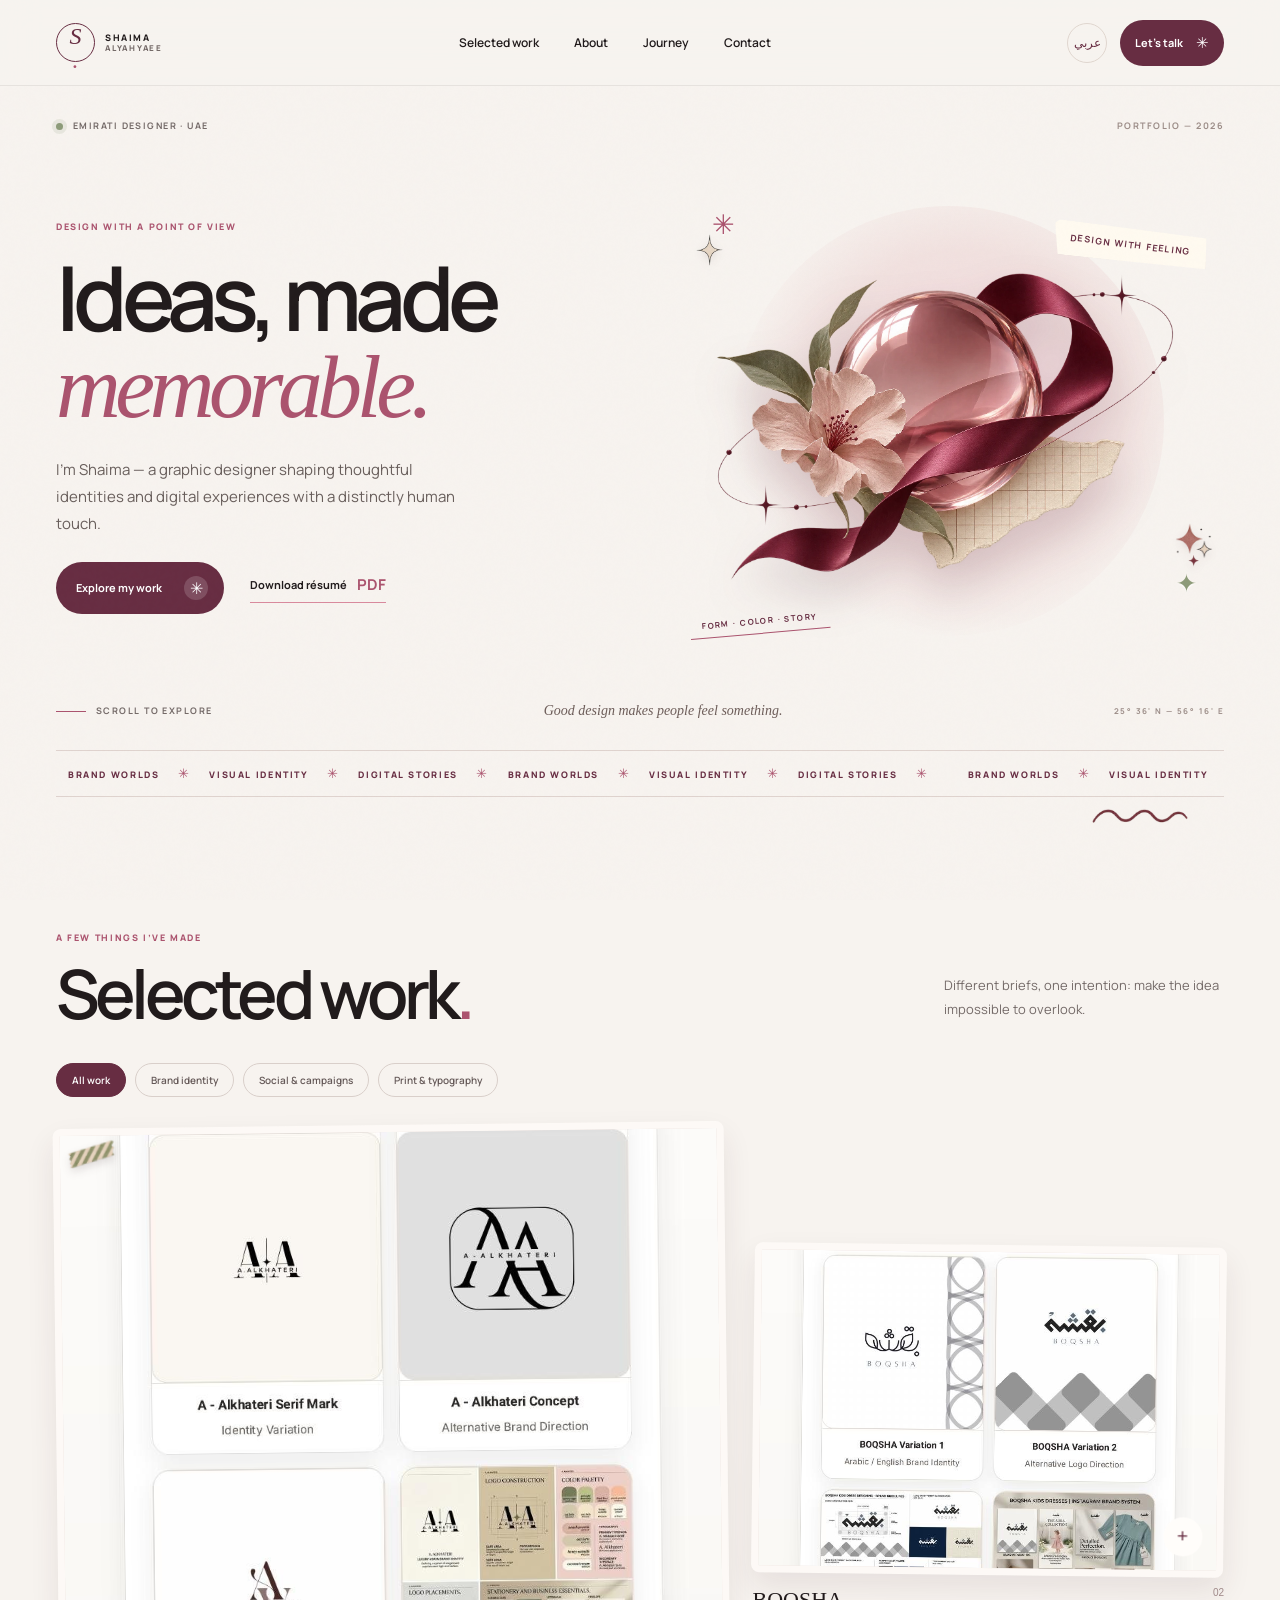
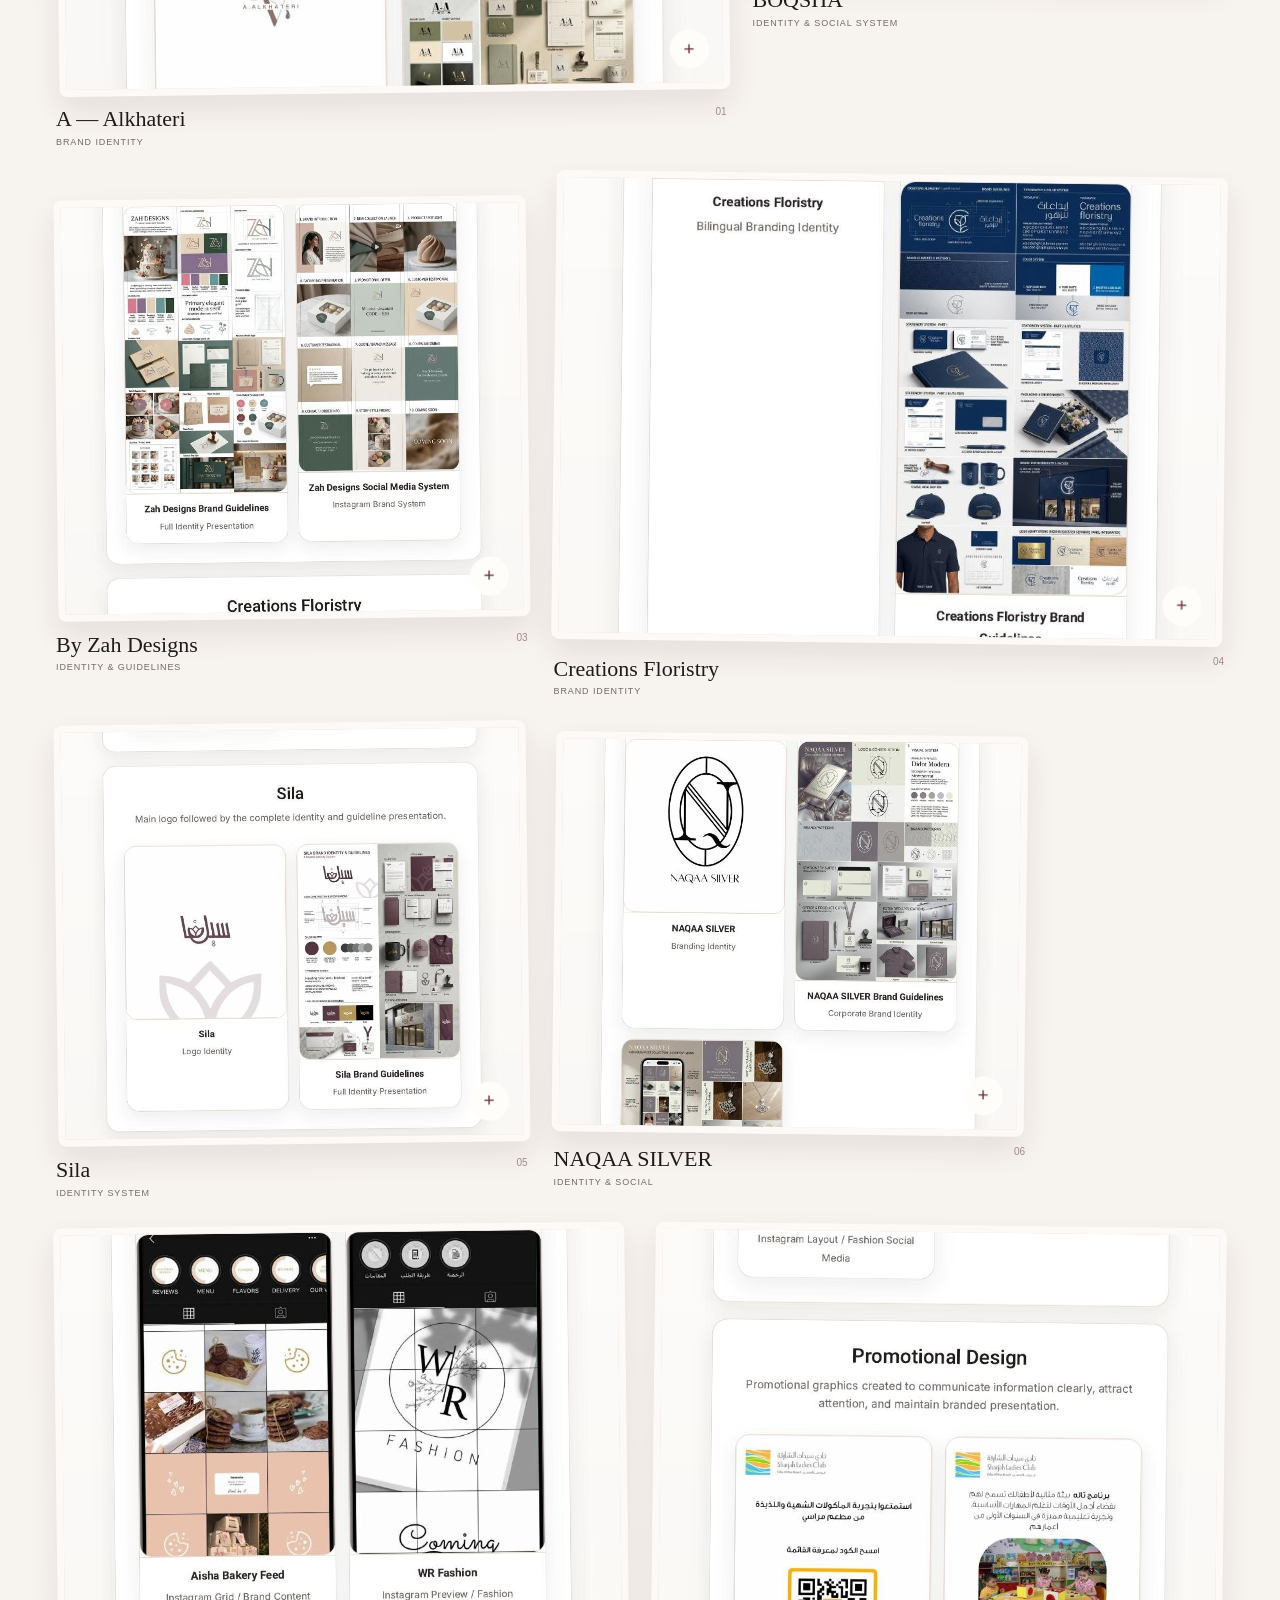
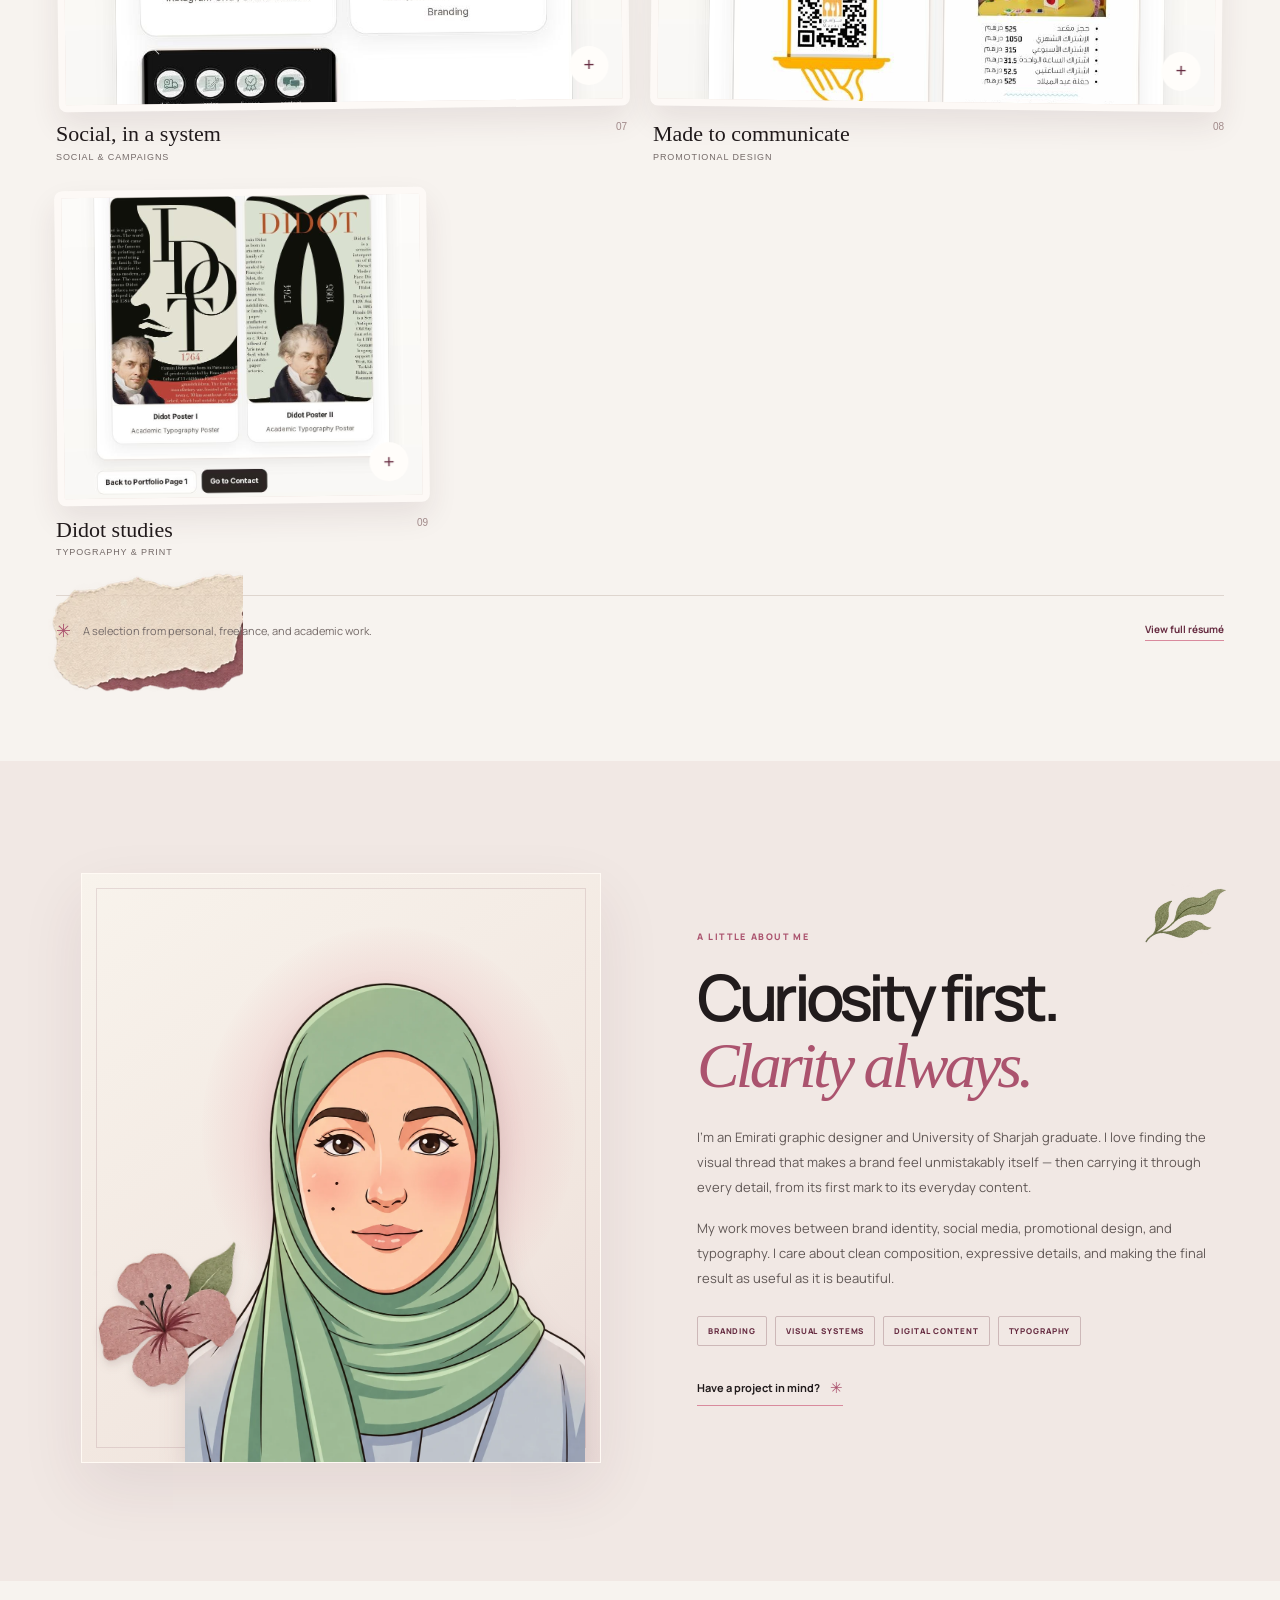
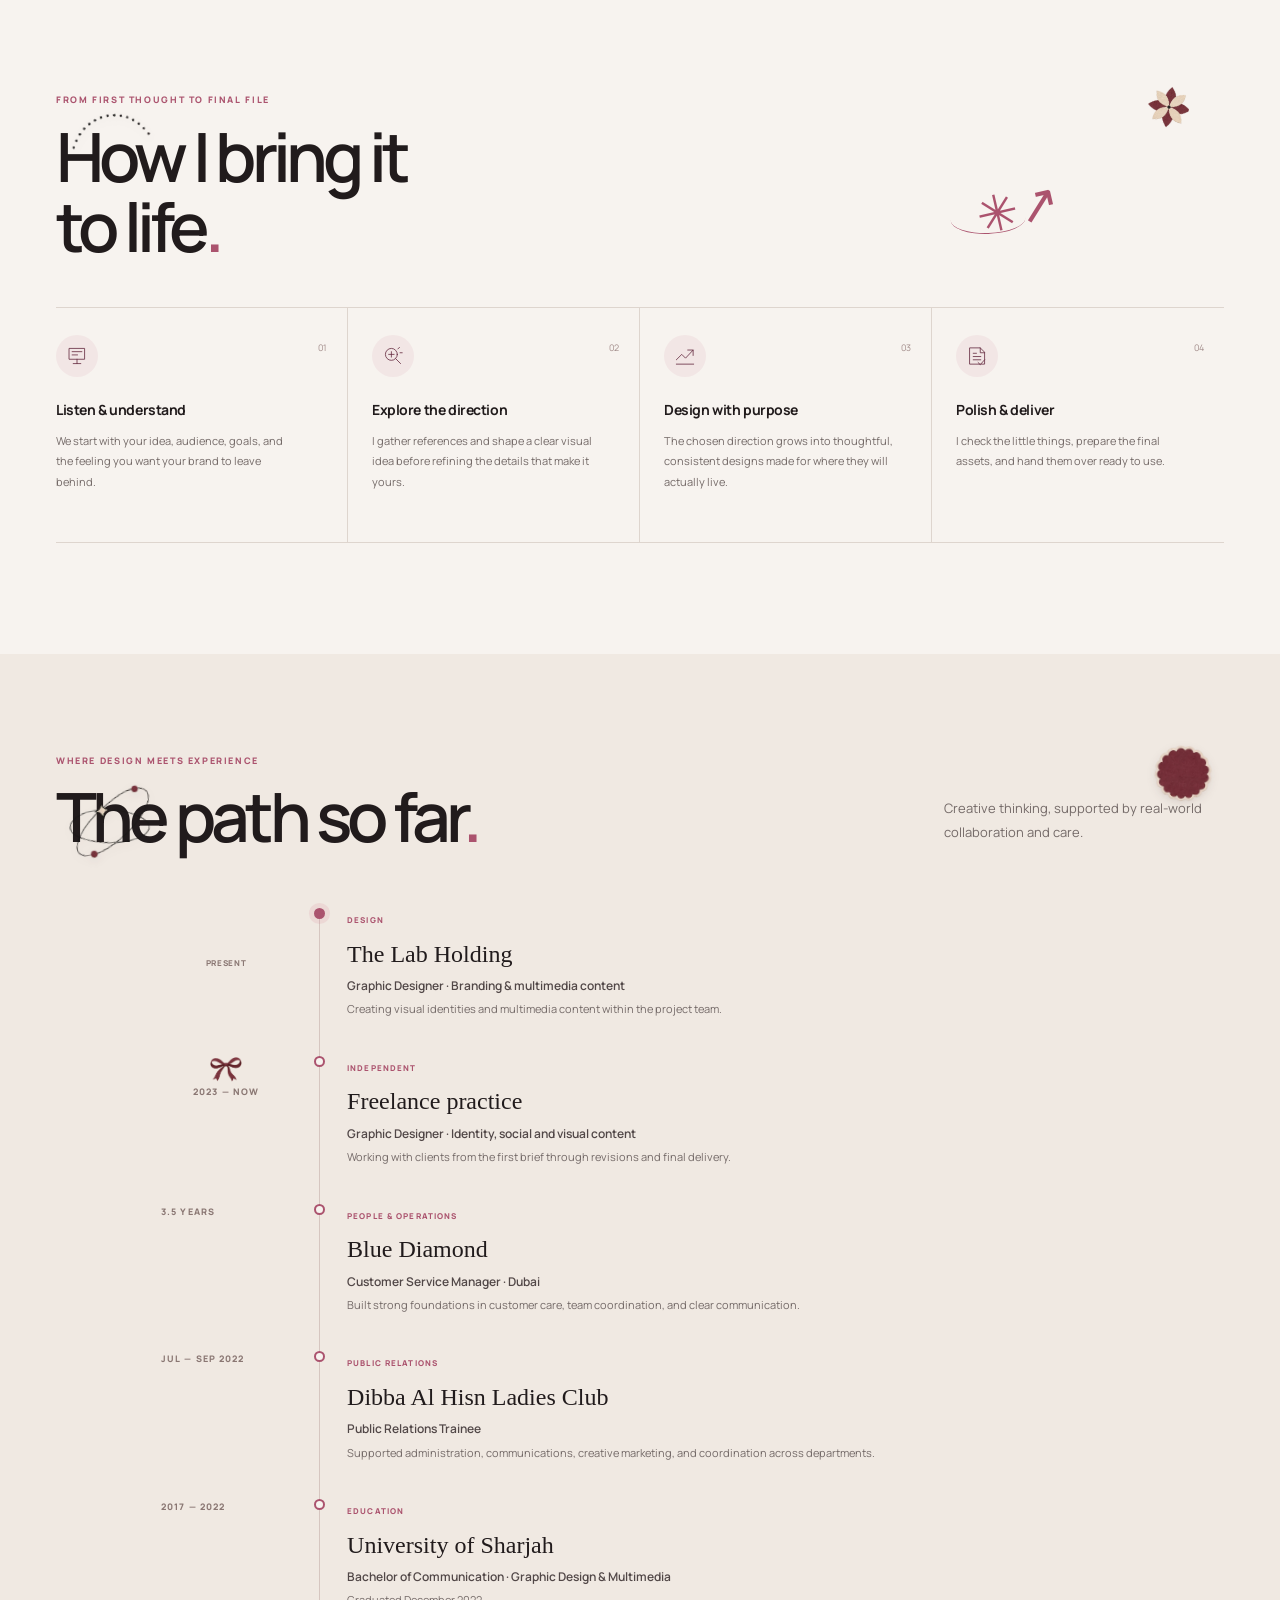
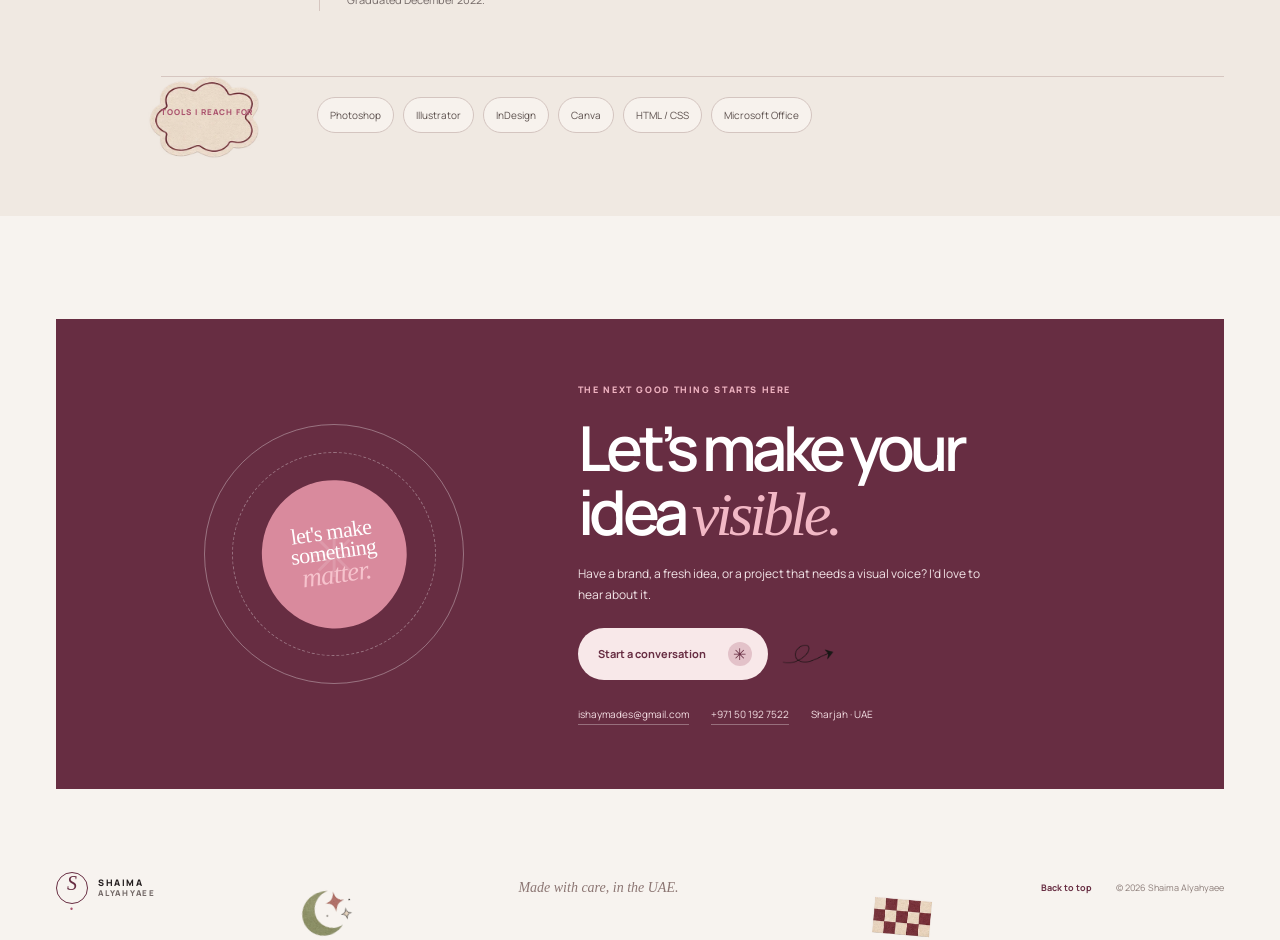
<file: index.html>
<!doctype html>
<html lang="en" dir="ltr">
<head>
  <meta charset="utf-8">
  <meta name="viewport" content="width=device-width, initial-scale=1, viewport-fit=cover">
  <meta name="theme-color" content="#f7f3ef">
  <meta name="description" content="Shaima Alyahyaee — Emirati graphic designer crafting visual identities, digital stories, and expressive brand worlds.">
  <title>Shaima Alyahyaee — Visual Designer</title>
  <link rel="icon" href="assets/favicon.svg" type="image/svg+xml">
  <link rel="preconnect" href="https://fonts.googleapis.com">
  <link rel="preconnect" href="https://fonts.gstatic.com" crossorigin>
  <link href="https://fonts.googleapis.com/css2?family=DM+Sans:wght@400;500;600;700&family=Manrope:wght@400;500;600;700;800&family=Noto+Kufi+Arabic:wght@400;500;600;700&display=swap" rel="stylesheet">
  <link rel="stylesheet" href="styles.css?v=berry-10">
</head>
<body>
  <div class="grain" aria-hidden="true"></div>
  <header class="topbar" id="top">
    <a class="wordmark" href="#top" aria-label="Shaima Alyahyaee home"><span class="mark">S<span class="mark-dot">.</span></span><span class="wordmark-name">SHAIMA<br><small>ALYAHYAEE</small></span></a>
    <nav class="desktop-nav" aria-label="Main navigation">
      <a href="#work" data-en="Selected work" data-ar="أعمال مختارة">Selected work</a>
      <a href="#about" data-en="About" data-ar="من أنا">About</a>
      <a href="#journey" data-en="Journey" data-ar="الخبرة">Journey</a>
      <a href="#contact" data-en="Contact" data-ar="تواصلي">Contact</a>
    </nav>
    <div class="nav-actions"><button class="language" id="languageToggle" aria-label="Switch language">عربي</button><a class="nav-cta" href="#contact"><span data-en="Let's talk" data-ar="خلينا نتكلم">Let's talk</span><i aria-hidden="true">✳</i></a><button class="menu-toggle" id="menuToggle" aria-label="Open menu" aria-expanded="false"><span></span><span></span></button></div>
  </header>
  <div class="mobile-menu" id="mobileMenu" aria-hidden="true" inert>
    <a href="#work" data-en="Selected work" data-ar="أعمال مختارة">Selected work</a><a href="#about" data-en="About" data-ar="من أنا">About</a><a href="#journey" data-en="Journey" data-ar="الخبرة">Journey</a><a href="#contact" data-en="Contact" data-ar="تواصلي">Contact</a>
  </div>

  <main>
    <section class="hero section-wrap">
      <div class="hero-topline"><span><b class="availability-dot"></b><span data-en="EMIRATI DESIGNER · UAE" data-ar="مصممة إماراتية · الإمارات">EMIRATI DESIGNER · UAE</span></span><span class="hero-index">PORTFOLIO — 2026</span></div>
      <div class="hero-stage">
        <div class="hero-copy">
          <p class="eyebrow" data-en="DESIGN WITH A POINT OF VIEW" data-ar="تصميم يحمل فكرة وروح">DESIGN WITH A POINT OF VIEW</p>
          <h1><span data-en="Ideas, made" data-ar="أفكار تتحول">Ideas, made</span><br><em data-en="memorable." data-ar="إلى أثر.">memorable.</em></h1>
          <p class="hero-intro" data-en="I’m Shaima — a graphic designer shaping thoughtful identities and digital experiences with a distinctly human touch." data-ar="أنا شيما، مصممة جرافيك أصنع هويات وتجارب رقمية مدروسة، بلمسة إنسانية تعبّر عن كل مشروع.">I’m Shaima — a graphic designer shaping thoughtful identities and digital experiences with a distinctly human touch.</p>
          <div class="hero-buttons"><a class="button button-dark" href="#work"><span data-en="Explore my work" data-ar="شوفي أعمالي">Explore my work</span><span class="button-symbol">✳</span></a><a class="text-link" href="assets/Shaima-Alyahyaee-CV.pdf" download><span data-en="Download résumé" data-ar="حمّلي السيرة الذاتية">Download résumé</span><span>PDF</span></a><img class="scrap-deco scrap-bow" src="assets/scraps/bow.webp" alt="" aria-hidden="true"></div>
        </div>
        <div class="hero-art" aria-label="Original collage in berry, blush and sage"><img class="scrap-deco scrap-sparkle" src="assets/scraps/sparkle.webp" alt="" aria-hidden="true"><img class="scrap-deco scrap-sparkles" src="assets/scraps/sparkles.webp" alt="" aria-hidden="true">
          <span class="hero-art-halo" aria-hidden="true"></span>
          <img class="hero-collage" src="shaima-hero-collage.webp" alt="A sculptural pink glass orb wrapped in a berry ribbon with a cut-paper flower">
          <span class="hero-scrap" data-en="DESIGN WITH FEELING" data-ar="تصميم بإحساس">DESIGN WITH FEELING</span>
          <span class="hero-spark hero-spark-one" aria-hidden="true">✳</span><span class="hero-spark hero-spark-two" aria-hidden="true">✦</span>
          <span class="hero-caption" data-en="FORM · COLOR · STORY" data-ar="شكل · لون · حكاية">FORM · COLOR · STORY</span>
        </div>
      </div>
      <div class="hero-bottom"><span class="scroll-cue"><span class="scroll-line"></span><span data-en="SCROLL TO EXPLORE" data-ar="مرري لاستكشاف الأعمال">SCROLL TO EXPLORE</span></span><span class="hero-note" data-en="Good design makes people feel something." data-ar="التصميم الجميل يترك إحساساً. ">Good design makes people feel something.</span><span class="hero-coordinate">25° 36' N — 56° 16' E</span></div>
      <div class="marquee" aria-label="Branding, identity, social design"><div class="marquee-track"><span>BRAND WORLDS <b>✳</b> VISUAL IDENTITY <b>✳</b> DIGITAL STORIES <b>✳</b> BRAND WORLDS <b>✳</b> VISUAL IDENTITY <b>✳</b> DIGITAL STORIES <b>✳</b></span><span aria-hidden="true">BRAND WORLDS <b>✳</b> VISUAL IDENTITY <b>✳</b> DIGITAL STORIES <b>✳</b> BRAND WORLDS <b>✳</b> VISUAL IDENTITY <b>✳</b> DIGITAL STORIES <b>✳</b></span></div></div><img class="scrap-deco scrap-wave" src="assets/scraps/wave.webp" alt="" aria-hidden="true">
    </section>

    <section class="work-section section-wrap" id="work"><img class="scrap-deco scrap-stamp" src="assets/scraps/stamp.webp" alt="" aria-hidden="true">
      <div class="section-heading"><div><p class="eyebrow" data-en="A FEW THINGS I’VE MADE" data-ar="من أعمالي المختارة">A FEW THINGS I’VE MADE</p><h2 data-en="Selected work<span class='heading-period'>.</span>" data-ar="أعمال مختارة<span class='heading-period'>.</span>">Selected work<span class="heading-period">.</span></h2></div><p class="section-aside" data-en="Different briefs, one intention: make the idea impossible to overlook." data-ar="أفكار ومجالات مختلفة، يجمعها هدف واحد: أن تبقى الفكرة في الذاكرة.">Different briefs, one intention: make the idea impossible to overlook.</p></div>
      <div class="filters" role="group" aria-label="Filter projects"><button class="filter is-active" data-filter="all" data-en="All work" data-ar="كل الأعمال">All work</button><button class="filter" data-filter="identity" data-en="Brand identity" data-ar="هوية بصرية">Brand identity</button><button class="filter" data-filter="social" data-en="Social & campaigns" data-ar="سوشال وحملات">Social & campaigns</button><button class="filter" data-filter="print" data-en="Print & typography" data-ar="مطبوعات وخطوط">Print & typography</button></div>
      <div class="project-grid" id="projectGrid"></div>
      <div class="portfolio-note"><img class="scrap-deco scrap-torn" src="assets/scraps/torn-paper.webp" alt="" aria-hidden="true"><span class="note-spark">✳</span><span data-en="A selection from personal, freelance, and academic work." data-ar="مختارات من أعمال شخصية وحرة وأكاديمية.">A selection from personal, freelance, and academic work.</span><a href="assets/Shaima-Alyahyaee-CV.pdf" target="_blank" rel="noopener" data-en="View full résumé" data-ar="اطلعي على السيرة كاملة">View full résumé</a></div>
    </section>

    <section class="about-section" id="about"><div class="section-wrap about-layout"><div class="about-visual" aria-label="Scrapbook portrait of Shaima"><span class="about-paper-glow" aria-hidden="true"></span><img class="about-portrait" src="assets/shaima-about-portrait.webp" alt="Illustrated portrait of Shaima wearing a sage green hijab" decoding="async">
      <img class="about-scrap scrap-flower" src="assets/scrap-flower.webp" alt="" aria-hidden="true"></div><div class="about-copy"><img class="scrap-deco scrap-leaves" src="assets/scraps/sage-leaves.webp" alt="" aria-hidden="true"><p class="eyebrow" data-en="A LITTLE ABOUT ME" data-ar="نبذة بسيطة عني">A LITTLE ABOUT ME</p><h2 data-en="Curiosity first.<br><em>Clarity always.</em>" data-ar="الفضول أولاً.<br><em>والوضوح دائماً.</em>">Curiosity first.<br><em>Clarity always.</em></h2><p class="about-text" data-en="I’m an Emirati graphic designer and University of Sharjah graduate. I love finding the visual thread that makes a brand feel unmistakably itself — then carrying it through every detail, from its first mark to its everyday content." data-ar="أنا مصممة جرافيك إماراتية وخريجة جامعة الشارقة. أحب اكتشاف الفكرة البصرية التي تجعل العلامة مميزة وواضحة، ثم تحويلها لتفاصيل متناسقة من أول شعار إلى محتواها اليومي.">I’m an Emirati graphic designer and University of Sharjah graduate. I love finding the visual thread that makes a brand feel unmistakably itself — then carrying it through every detail, from its first mark to its everyday content.</p><p class="about-text" data-en="My work moves between brand identity, social media, promotional design, and typography. I care about clean composition, expressive details, and making the final result as useful as it is beautiful." data-ar="تتنقل أعمالي بين الهوية البصرية، ومحتوى السوشال ميديا، والتصاميم الترويجية، والخطوط. أهتم بتوازن التكوين، والتفاصيل المعبرة، وأن يكون التصميم عملياً وجميلاً في الوقت نفسه.">My work moves between brand identity, social media, promotional design, and typography. I care about clean composition, expressive details, and making the final result as useful as it is beautiful.</p><div class="about-tags" dir="ltr"><span>BRANDING</span><span>VISUAL SYSTEMS</span><span>DIGITAL CONTENT</span><span>TYPOGRAPHY</span></div><a href="#contact" class="text-link about-link"><span data-en="Have a project in mind?" data-ar="عندج مشروع في بالج؟">Have a project in mind?</span><span>✳</span></a></div></div></section>

    <section class="approach-section section-wrap"><div class="section-heading"><img class="scrap-deco scrap-dots" src="assets/scraps/dotted-arc.webp" alt="" aria-hidden="true"><img class="scrap-deco scrap-petal" src="assets/scraps/petal-flower.webp" alt="" aria-hidden="true"><div><p class="eyebrow" data-en="FROM FIRST THOUGHT TO FINAL FILE" data-ar="من أول فكرة إلى آخر تفصيلة">FROM FIRST THOUGHT TO FINAL FILE</p><h2 data-en="How I bring it<br>to life<span class='heading-period'>.</span>" data-ar="كيف أحوّل الفكرة<br>إلى واقع<span class='heading-period'>.</span>">How I bring it<br>to life<span class="heading-period">.</span></h2></div><div class="approach-doodle" aria-hidden="true">✳<span></span>↗</div></div><div class="steps"><article class="step"><span class="step-icon"><svg viewBox="0 0 48 48" aria-hidden="true"><path d="M10 10h28v20H10zM17 38h14M24 30v8M15 16h18M15 22h10"/></svg></span><span class="step-num">01</span><h3 data-en="Listen & understand" data-ar="أسمع وأفهم">Listen & understand</h3><p data-en="We start with your idea, audience, goals, and the feeling you want your brand to leave behind." data-ar="نبدأ بفكرتج وجمهورج وأهدافج والانطباع اللي تبين علامتج تتركه.">We start with your idea, audience, goals, and the feeling you want your brand to leave behind.</p></article><article class="step"><span class="step-icon"><svg viewBox="0 0 48 48" aria-hidden="true"><circle cx="21" cy="21" r="11"/><path d="m29 29 9 9M16 21h10M21 16v10M33 11l3-3M37 18h4"/></svg></span><span class="step-num">02</span><h3 data-en="Explore the direction" data-ar="أبحث عن الاتجاه">Explore the direction</h3><p data-en="I gather references and shape a clear visual idea before refining the details that make it yours." data-ar="أجمع المراجع وأحدد الاتجاه البصري قبل ما أصقل التفاصيل اللي تميز مشروعج.">I gather references and shape a clear visual idea before refining the details that make it yours.</p></article><article class="step"><span class="step-icon"><svg viewBox="0 0 48 48" aria-hidden="true"><path d="m8 31 10-10 7 7 14-15M29 13h10v10M8 39h32"/></svg></span><span class="step-num">03</span><h3 data-en="Design with purpose" data-ar="أصمم بهدف">Design with purpose</h3><p data-en="The chosen direction grows into thoughtful, consistent designs made for where they will actually live." data-ar="يتحول الاتجاه المختار إلى تصاميم متناسقة ومدروسة، ومناسبة للمكان اللي بتظهر فيه.">The chosen direction grows into thoughtful, consistent designs made for where they will actually live.</p></article><article class="step"><span class="step-icon"><svg viewBox="0 0 48 48" aria-hidden="true"><path d="M11 9h19l8 8v22H11zM30 9v9h8M17 25h14M17 31h14M17 19h6"/><path d="m26 36 4 4 8-9"/></svg></span><span class="step-num">04</span><h3 data-en="Polish & deliver" data-ar="أراجع وأسلم">Polish & deliver</h3><p data-en="I check the little things, prepare the final assets, and hand them over ready to use." data-ar="أراجع أدق التفاصيل، وأجهز الملفات النهائية، وأسلمها جاهزة للاستخدام.">I check the little things, prepare the final assets, and hand them over ready to use.</p></article></div></section>

    <section class="journey-section" id="journey"><div class="section-wrap"><div class="section-heading journey-heading"><img class="scrap-deco scrap-orbit" src="assets/scraps/orbit.webp" alt="" aria-hidden="true"><img class="scrap-deco scrap-seal" src="assets/scraps/scallop-seal.webp" alt="" aria-hidden="true"><div><p class="eyebrow" data-en="WHERE DESIGN MEETS EXPERIENCE" data-ar="خبرة تجمع التصميم والتواصل">WHERE DESIGN MEETS EXPERIENCE</p><h2 data-en="The path so far<span class='heading-period'>.</span>" data-ar="محطات من رحلتي<span class='heading-period'>.</span>">The path so far<span class="heading-period">.</span></h2></div><p class="section-aside" data-en="Creative thinking, supported by real-world collaboration and care." data-ar="تفكير إبداعي تدعمه خبرة عملية وتعاون واهتمام بالتفاصيل.">Creative thinking, supported by real-world collaboration and care.</p></div><div class="timeline"><article class="timeline-item"><div class="timeline-date timeline-date-featured"><img class="scrap-deco scrap-oval" src="assets/scraps/oval-frame.webp" alt="" aria-hidden="true"><span data-en="PRESENT" data-ar="حالياً">PRESENT</span></div><div class="timeline-dot"></div><div class="timeline-content"><span class="timeline-type" data-en="DESIGN" data-ar="تصميم">DESIGN</span><h3>The Lab Holding</h3><p data-en="Graphic Designer · Branding & multimedia content" data-ar="مصممة جرافيك · هويات ومحتوى متعدد الوسائط">Graphic Designer · Branding & multimedia content</p><small data-en="Creating visual identities and multimedia content within the project team." data-ar="ابتكار هويات بصرية ومحتوى متعدد الوسائط ضمن فريق المشاريع.">Creating visual identities and multimedia content within the project team.</small></div></article><article class="timeline-item"><div class="timeline-date">2023 — NOW</div><div class="timeline-dot"></div><div class="timeline-content"><span class="timeline-type" data-en="INDEPENDENT" data-ar="عمل مستقل">INDEPENDENT</span><h3 data-en="Freelance practice" data-ar="أعمال حرة">Freelance practice</h3><p data-en="Graphic Designer · Identity, social and visual content" data-ar="مصممة جرافيك · هويات ومحتوى بصري">Graphic Designer · Identity, social and visual content</p><small data-en="Working with clients from the first brief through revisions and final delivery." data-ar="التعاون مع العملاء من فهم المتطلبات وحتى المراجعة والتسليم النهائي.">Working with clients from the first brief through revisions and final delivery.</small></div></article><article class="timeline-item"><div class="timeline-date">3.5 YEARS</div><div class="timeline-dot"></div><div class="timeline-content"><span class="timeline-type" data-en="PEOPLE & OPERATIONS" data-ar="تجربة العملاء والعمليات">PEOPLE & OPERATIONS</span><h3>Blue Diamond</h3><p data-en="Customer Service Manager · Dubai" data-ar="مديرة خدمة عملاء · دبي">Customer Service Manager · Dubai</p><small data-en="Built strong foundations in customer care, team coordination, and clear communication." data-ar="أسست خبرة قوية في خدمة العملاء، وتنسيق الفريق، والتواصل الواضح.">Built strong foundations in customer care, team coordination, and clear communication.</small></div></article><article class="timeline-item"><div class="timeline-date">JUL — SEP 2022</div><div class="timeline-dot"></div><div class="timeline-content"><span class="timeline-type" data-en="PUBLIC RELATIONS" data-ar="علاقات عامة">PUBLIC RELATIONS</span><h3 data-en="Dibba Al Hisn Ladies Club" data-ar="نادي سيدات دبا الحصن">Dibba Al Hisn Ladies Club</h3><p data-en="Public Relations Trainee" data-ar="متدربة علاقات عامة">Public Relations Trainee</p><small data-en="Supported administration, communications, creative marketing, and coordination across departments." data-ar="ساندت الأعمال الإدارية والتواصل والتسويق الإبداعي والتنسيق بين الأقسام.">Supported administration, communications, creative marketing, and coordination across departments.</small></div></article><article class="timeline-item"><div class="timeline-date">2017 — 2022</div><div class="timeline-dot"></div><div class="timeline-content"><span class="timeline-type" data-en="EDUCATION" data-ar="التعليم">EDUCATION</span><h3 data-en="University of Sharjah" data-ar="جامعة الشارقة">University of Sharjah</h3><p data-en="Bachelor of Communication · Graphic Design & Multimedia" data-ar="بكالوريوس الاتصال · تصميم جرافيك ووسائط متعددة">Bachelor of Communication · Graphic Design & Multimedia</p><small data-en="Graduated December 2022." data-ar="تخرجت في ديسمبر 2022.">Graduated December 2022.</small></div></article></div><div class="tools-strip"><span class="tools-label" data-en="TOOLS I REACH FOR" data-ar="أدواتي الإبداعية"><img class="scrap-deco scrap-label" src="assets/scraps/scallop-label.webp" alt="" aria-hidden="true">TOOLS I REACH FOR</span><div class="tool-pills"><span>Photoshop</span><span>Illustrator</span><span>InDesign</span><span>Canva</span><span>HTML / CSS</span><span>Microsoft Office</span></div></div></div></section>

    <section class="contact-section section-wrap" id="contact"><div class="contact-panel"><div class="contact-decoration" aria-hidden="true"><span class="contact-ring ring-one"></span><span class="contact-ring ring-two"></span><span class="contact-star">✳</span><span class="contact-scribble">let's make<br>something<br><i>matter.</i></span></div><div class="contact-copy"><p class="eyebrow" data-en="THE NEXT GOOD THING STARTS HERE" data-ar="الخطوة الحلوة تبدأ من هنا">THE NEXT GOOD THING STARTS HERE</p><h2 data-en="Let’s make your<br>idea <em>visible.</em>" data-ar="خلينا نخلي فكرتج<br><em>واضحة للكل.</em>">Let’s make your<br>idea <em>visible.</em></h2><p data-en="Have a brand, a fresh idea, or a project that needs a visual voice? I’d love to hear about it." data-ar="عندج علامة، فكرة جديدة، أو مشروع يحتاج هوية بصرية؟ يسعدني أسمع عن فكرتج.">Have a brand, a fresh idea, or a project that needs a visual voice? I’d love to hear about it.</p><a class="button button-light" href="mailto:ishaymades@gmail.com"><span data-en="Start a conversation" data-ar="ابدئي المحادثة">Start a conversation</span><span class="button-symbol">✳</span></a><img class="scrap-deco scrap-arrow" src="assets/scraps/arrow.webp" alt="" aria-hidden="true"><div class="contact-details"><a href="mailto:ishaymades@gmail.com">ishaymades@gmail.com</a><a href="tel:+971501927522">+971 50 192 7522</a><span data-en="Sharjah · UAE" data-ar="الشارقة · الإمارات">Sharjah · UAE</span></div></div></div></section>
  </main>
  <footer class="footer section-wrap"><img class="scrap-deco scrap-checker" src="assets/scraps/checker.webp" alt="" aria-hidden="true"><img class="scrap-deco scrap-crescent" src="assets/scraps/crescent.webp" alt="" aria-hidden="true"><a class="wordmark footer-logo" href="#top"><span class="mark">S<span class="mark-dot">.</span></span><span class="wordmark-name">SHAIMA<br><small>ALYAHYAEE</small></span></a><span class="footer-note" data-en="Made with care, in the UAE." data-ar="صُنع بحب، في الإمارات.">Made with care, in the UAE.</span><div class="footer-links"><a href="#top" data-en="Back to top" data-ar="للأعلى">Back to top</a><span>© <span id="year"></span> Shaima Alyahyaee</span></div></footer>

  <dialog class="project-modal" id="projectModal"><button class="modal-close" id="modalClose" aria-label="Close project">×</button><div class="modal-image-wrap"><img id="modalImage" alt=""><span class="modal-count" id="modalCount"></span></div><div class="modal-meta"><div><p class="eyebrow" id="modalCategory"></p><h2 id="modalTitle"></h2><p id="modalDescription"></p></div><div class="modal-controls"><button id="modalPrev" aria-label="Previous project">−</button><button id="modalNext" aria-label="Next project">+</button></div></div></dialog>
  <script src="script.js" defer></script>
</body>
</html>
</file>
<file: styles.css>
:root{--paper:#f7f3ef;--white:#fffdfa;--ink:#211b1c;--muted:#746a68;--rose:#d98a9d;--rose-dark:#ab536e;--berry:#672d42;--green:#8d9b79;--line:#ded5ce;--serif:Georgia,'Times New Roman',serif;--sans:'Manrope','DM Sans',sans-serif;--arabic:'Noto Kufi Arabic',sans-serif;--ease:cubic-bezier(.22,.72,.22,1);font-synthesis:none;scroll-behavior:smooth}
*{box-sizing:border-box}html{scroll-padding-top:90px}body{margin:0;background:var(--paper);color:var(--ink);font-family:var(--sans);font-size:16px;line-height:1.6;overflow-x:hidden}body.menu-open{overflow:hidden}.grain{position:fixed;inset:0;z-index:20;pointer-events:none;opacity:.08;background-image:url("data:image/svg+xml,%3Csvg viewBox='0 0 180 180' xmlns='http://www.w3.org/2000/svg'%3E%3Cfilter id='n'%3E%3CfeTurbulence type='fractalNoise' baseFrequency='.86' numOctaves='3' stitchTiles='stitch'/%3E%3C/filter%3E%3Crect width='100%25' height='100%25' filter='url(%23n)' opacity='.20'/%3E%3C/svg%3E")}.section-wrap{width:min(1210px,calc(100% - 112px));margin-inline:auto}.topbar{height:86px;position:sticky;top:0;z-index:30;display:flex;align-items:center;justify-content:space-between;padding:0 max(56px,calc((100vw - 1210px)/2));background:rgba(247,243,239,.9);backdrop-filter:blur(16px);border-bottom:1px solid rgba(33,27,28,.08)}.wordmark{display:flex;gap:10px;align-items:center;color:var(--ink);text-decoration:none}.mark{width:39px;height:39px;border:1px solid var(--berry);border-radius:50%;display:grid;place-items:center;font-family:var(--serif);font-size:24px;line-height:1;color:var(--berry);font-style:italic}.mark-dot{color:var(--rose-dark)}.wordmark-name{font-size:9px;line-height:1.1;letter-spacing:.17em;font-weight:800}.wordmark-name small{font-size:8px;letter-spacing:.22em;color:var(--muted)}.desktop-nav{display:flex;gap:35px;align-items:center}.desktop-nav a,.mobile-menu a{color:var(--ink);text-decoration:none;font-size:12px;font-weight:600;transition:color .2s}.desktop-nav a:hover,.mobile-menu a:hover{color:var(--rose-dark)}.nav-actions{display:flex;align-items:center;gap:13px}.language{width:40px;height:40px;border-radius:50%;border:1px solid var(--line);background:transparent;font-size:12px;font-weight:700;color:var(--berry);cursor:pointer}.nav-cta{display:flex;align-items:center;gap:13px;padding:11px 15px;border-radius:30px;background:var(--berry);color:white;text-decoration:none;font-size:11px;font-weight:700}.nav-cta i{font-style:normal;font-size:15px}.menu-toggle{display:none}.mobile-menu{display:none}
.hero{padding-top:33px}.hero-topline,.hero-bottom{display:flex;justify-content:space-between;align-items:center;font-size:9px;letter-spacing:.16em;color:var(--muted);font-weight:700}.hero-topline>span:first-child{display:flex;align-items:center;gap:10px}.availability-dot{display:block;width:7px;height:7px;background:var(--green);border-radius:50%;box-shadow:0 0 0 4px rgba(141,155,121,.15)}.hero-index{color:#9c8d88}.hero-stage{min-height:565px;display:grid;grid-template-columns:1.04fr .96fr;align-items:center;gap:22px;padding:20px 0 10px}.hero-copy{position:relative;z-index:2;padding-bottom:8px}.eyebrow{font-size:9px;letter-spacing:.18em;font-weight:800;color:var(--rose-dark);margin:0 0 19px}.hero h1{font-size:clamp(60px,7vw,94px);line-height:.96;letter-spacing:-.075em;margin:0;font-weight:600}.hero h1 em,.about-copy h2 em,.contact-copy h2 em{font-family:var(--serif);font-weight:400;color:var(--rose-dark);letter-spacing:-.06em}.hero-intro{font-size:15px;line-height:1.8;color:#685e5b;max-width:420px;margin:26px 0 25px}.hero-buttons{display:flex;align-items:center;gap:26px}.button{display:inline-flex;align-items:center;gap:22px;padding:14px 16px 14px 20px;border-radius:100px;text-decoration:none;font-size:11px;font-weight:700;transition:transform .25s var(--ease),box-shadow .25s}.button:hover{transform:translateY(-3px);box-shadow:0 10px 20px #3b233020}.button-dark{background:var(--berry);color:#fff}.button-symbol{display:grid;place-items:center;width:24px;height:24px;background:rgba(255,255,255,.16);border-radius:50%;font-size:16px}.text-link{display:inline-flex;gap:10px;align-items:center;color:var(--ink);font-size:11px;font-weight:700;text-decoration:none;border-bottom:1px solid var(--rose);padding-bottom:5px}.text-link span:last-child{color:var(--rose-dark);font-size:15px}.hero-art{height:495px;position:relative;display:grid;place-items:center;isolation:isolate}.art-paper{position:relative;width:min(430px,84%);height:385px;overflow:hidden;background:#eadde0;box-shadow:0 22px 50px #4029361c;transform:rotate(2deg);animation:float 8s ease-in-out infinite}.paper-grid{position:absolute;inset:0;background-image:linear-gradient(#fff8 1px,transparent 1px),linear-gradient(90deg,#fff8 1px,transparent 1px);background-size:38px 38px;opacity:.45}.art-kicker{position:absolute;top:25px;left:27px;font-size:10px;line-height:1.05;letter-spacing:.12em;font-weight:800;color:var(--berry)}.art-sun{position:absolute;width:183px;height:183px;border-radius:50%;top:83px;left:50%;transform:translateX(-50%);background:var(--rose);box-shadow:inset -17px -15px 0 rgba(123,59,78,.11)}.art-shape{position:absolute}.shape-petal{width:205px;height:255px;border-radius:52% 48% 45% 55%/38% 40% 60% 62%;background:linear-gradient(145deg,#fff9f2 1%,#cf8294 46%,#9d506b 100%);top:105px;left:calc(50% - 98px);transform:rotate(39deg);box-shadow:22px 18px 0 rgba(105,45,66,.1)}.shape-petal:after{content:'';position:absolute;inset:18px 19px 16px 20px;border:1px solid #fff9;border-radius:inherit}.shape-block{width:101px;height:107px;right:30px;bottom:58px;background:#89977a;clip-path:polygon(50% 0,100% 28%,83% 100%,9% 76%,0 31%);transform:rotate(10deg)}.art-orbit{position:absolute;border:1px solid rgba(103,45,66,.62);border-radius:50%;z-index:2}.orbit-one{width:310px;height:140px;top:121px;left:50%;transform:translateX(-50%) rotate(-28deg)}.orbit-two{width:318px;height:172px;top:115px;left:50%;transform:translateX(-50%) rotate(27deg)}.art-line{height:1px;background:var(--berry);position:absolute;z-index:4;transform-origin:left}.art-line-one{width:83%;top:275px;left:8%;transform:rotate(-32deg)}.art-line-two{width:52%;top:82px;left:43%;transform:rotate(43deg)}.art-caption{position:absolute;bottom:21px;left:27px;font-size:8px;letter-spacing:.17em;font-weight:800;color:var(--berry)}.stamp{position:absolute;right:20px;top:18px;width:49px;height:49px;border:1px solid var(--berry);border-radius:50%;display:grid;place-content:center;text-align:center;font-family:var(--serif);line-height:1;font-size:16px;color:var(--berry);transform:rotate(12deg)}.stamp b{font-family:var(--sans);font-size:11px}.scribble{position:absolute;font-size:39px;color:var(--berry);z-index:5}.scribble-star{top:46px;right:7%;color:var(--rose-dark);animation:rotate 19s linear infinite}.scribble-spark{bottom:52px;left:1%;font-size:29px;color:var(--green);animation:float 6s ease-in-out infinite}.sticker{position:absolute;z-index:6;right:-2px;top:61px;display:flex;flex-direction:column;align-items:flex-start;padding:12px 16px 14px;background:#f9d4dc;color:var(--berry);box-shadow:4px 8px 20px #3b233022;transform:rotate(7deg);font-family:var(--serif)}.sticker span{font-size:10px}.sticker b{font-size:18px;font-weight:600}.sticker i{position:absolute;right:10px;bottom:3px;font-size:15px}.floating-chip{position:absolute;bottom:45px;right:4%;padding:10px 12px;background:var(--berry);color:white;font-size:8px;line-height:1.3;letter-spacing:.12em;font-weight:700;transform:rotate(-7deg);box-shadow:0 6px 20px #3b233022}.hero-bottom{padding:2px 0 27px}.scroll-cue{display:flex;align-items:center;gap:10px}.scroll-line{width:30px;height:1px;background:var(--rose-dark)}.hero-note{font-family:var(--serif);font-style:italic;letter-spacing:0;font-size:14px;font-weight:400;color:#6d5d59}.hero-coordinate{font-size:8px;color:#9c8d88}.marquee{overflow:hidden;border-block:1px solid #dfd3ce;padding:12px 0;color:var(--berry);font-size:9px;letter-spacing:.18em;font-weight:800}.marquee-track{display:flex;width:max-content;animation:marquee 30s linear infinite}.marquee-track span{white-space:nowrap;padding-inline:12px}.marquee-track b{font-size:13px;color:var(--rose-dark);padding:0 15px}
.work-section{padding-top:111px;padding-bottom:116px}.section-heading{display:flex;justify-content:space-between;align-items:end;gap:35px;margin-bottom:35px}.section-heading .eyebrow{margin-bottom:13px}.section-heading h2,.journey-heading h2{font-size:clamp(42px,5.4vw,68px);line-height:1.03;letter-spacing:-.07em;font-weight:600;margin:0}.heading-period{color:var(--rose-dark)}.section-aside{max-width:280px;margin:0 0 7px;color:var(--muted);font-size:13px;line-height:1.8}.filters{display:flex;gap:9px;flex-wrap:wrap;margin:0 0 28px}.filter{background:transparent;border:1px solid #d9cfca;padding:9px 15px;border-radius:30px;font:600 10px var(--sans);color:#655958;cursor:pointer;transition:.2s}.filter:hover,.filter.is-active{background:var(--berry);color:white;border-color:var(--berry)}.project-grid{display:grid;grid-template-columns:repeat(12,1fr);gap:26px}.project-card{grid-column:span 4;position:relative;padding:0;border:0;background:transparent;text-align:left;color:var(--ink);cursor:pointer;animation:cardIn .65s var(--ease) both}.project-card:nth-child(1),.project-card:nth-child(4){grid-column:span 7}.project-card:nth-child(2),.project-card:nth-child(5){grid-column:span 5}.project-card:nth-child(3),.project-card:nth-child(6){grid-column:span 5}.project-card:nth-child(7),.project-card:nth-child(8){grid-column:span 6}.project-card[hidden]{display:none}.project-image{position:relative;display:block;overflow:hidden;background:#eee3df;aspect-ratio:1.18;border-radius:3px}.project-card:nth-child(2) .project-image,.project-card:nth-child(4) .project-image{aspect-ratio:1.43}.project-card:nth-child(3) .project-image,.project-card:nth-child(5) .project-image{aspect-ratio:1.12}.project-image img{width:100%;height:100%;object-fit:cover;object-position:top;transition:transform .7s var(--ease),filter .4s}.project-card:hover .project-image img{transform:scale(1.045);filter:saturate(1.08)}.project-open{position:absolute;right:14px;bottom:14px;width:39px;height:39px;border-radius:50%;display:grid;place-items:center;background:var(--white);color:var(--berry);font-size:19px;transition:transform .3s}.project-card:hover .project-open{transform:rotate(45deg)}.project-details{display:flex;justify-content:space-between;gap:20px;align-items:start;padding-top:13px}.project-name{font-family:var(--serif);font-size:22px;line-height:1.2}.project-type{font-size:9px;color:var(--muted);letter-spacing:.1em;text-transform:uppercase}.project-index{font-size:10px;color:#a38d8c}.portfolio-note{margin-top:37px;border-top:1px solid var(--line);padding-top:20px;display:flex;align-items:center;gap:12px;font-size:11px;color:var(--muted)}.portfolio-note a{margin-left:auto;color:var(--berry);font-size:10px;font-weight:700;text-decoration:none;border-bottom:1px solid var(--rose);padding-bottom:3px}.note-spark{color:var(--rose-dark);font-size:18px}
.about-section{background:#eadfe0;padding:102px 0 108px;position:relative;overflow:hidden}.about-layout{display:grid;grid-template-columns:1fr 1fr;align-items:center;gap:85px}.about-mark{position:relative;height:414px;max-width:440px;width:100%;background:#f8f3ef;overflow:hidden;display:grid;place-items:center;transform:rotate(-2deg);box-shadow:14px 16px 0 rgba(103,45,66,.08)}.about-circle{position:absolute;border-radius:50%;border:1px solid var(--rose-dark)}.circle-a{width:290px;height:290px;left:3%;top:7%}.circle-b{width:240px;height:240px;right:4%;bottom:6%;border-style:dashed}.about-word{position:relative;z-index:2;font-family:var(--serif);font-size:56px;line-height:.84;text-align:center;color:var(--berry);letter-spacing:-.07em}.about-word i{color:var(--rose-dark);font-weight:400}.about-mark:before,.about-mark:after{content:'';position:absolute;background:var(--rose);border-radius:50% 50% 5px 50%;width:80px;height:80px;opacity:.7}.about-mark:before{left:14%;bottom:15%;transform:rotate(32deg)}.about-mark:after{right:17%;top:13%;width:48px;height:48px;background:var(--green);transform:rotate(40deg)}.about-spark{position:absolute;right:13%;bottom:22%;font-size:33px;color:var(--rose-dark);animation:rotate 21s linear infinite}.about-stamp{position:absolute;left:7%;top:9%;font-size:8px;line-height:1.2;letter-spacing:.13em;border:1px solid var(--berry);border-radius:50%;width:48px;height:48px;display:grid;place-content:center;text-align:center;color:var(--berry);transform:rotate(-11deg)}.about-copy{max-width:510px}.about-copy h2{font-size:clamp(42px,5vw,64px);line-height:1.04;letter-spacing:-.075em;font-weight:600;margin:0 0 25px}.about-text{font-size:13px;line-height:1.95;color:#615856;margin:0 0 15px}.about-tags{display:flex;flex-wrap:wrap;gap:8px;margin:24px 0 28px}.about-tags span{font-size:8px;letter-spacing:.11em;font-weight:800;color:var(--berry);border:1px solid #cdb8b8;padding:8px 10px;border-radius:2px}.about-link{font-size:11px}
.approach-section{padding-top:112px;padding-bottom:111px}.approach-section .section-heading{margin-bottom:46px}.approach-doodle{font-family:var(--serif);font-size:50px;color:var(--rose-dark);position:relative;margin:0 14% 12px 0;transform:rotate(-13deg)}.approach-doodle span{position:absolute;left:-27px;top:28px;width:75px;height:30px;border-bottom:1px solid var(--rose-dark);border-radius:50%;transform:rotate(11deg)}.steps{display:grid;grid-template-columns:repeat(4,1fr);border-top:1px solid var(--line);border-bottom:1px solid var(--line)}.step{position:relative;padding:27px 23px 28px 0;border-right:1px solid var(--line);min-height:234px}.step+.step{padding-left:24px}.step:last-child{border:0}.step-icon{display:grid;place-items:center;width:42px;height:42px;background:#f2e6e5;border-radius:50%;margin-bottom:22px}.step-icon svg{width:26px;height:26px;fill:none;stroke:var(--berry);stroke-width:1.5;stroke-linecap:round;stroke-linejoin:round}.step-num{position:absolute;top:33px;right:19px;font-size:9px;color:#a18b89;letter-spacing:.08em}.step h3{font-size:14px;margin:0 0 10px;letter-spacing:-.03em}.step p{font-size:11px;color:var(--muted);line-height:1.85;margin:0;max-width:235px}
.journey-section{background:#f0e9e2;padding:100px 0 83px}.journey-heading{margin-bottom:54px}.timeline{position:relative;max-width:880px;margin-left:9%;}.timeline:before{content:'';position:absolute;top:8px;bottom:8px;left:158px;width:1px;background:#d6c6c0}.timeline-item{display:grid;grid-template-columns:130px 56px 1fr;position:relative;padding-bottom:35px}.timeline-item:last-child{padding-bottom:10px}.timeline-date{font-size:9px;letter-spacing:.12em;color:#8a7773;font-weight:800;padding-top:4px}.timeline-dot{position:relative;z-index:1;width:11px;height:11px;border:2px solid var(--rose-dark);background:var(--paper);border-radius:50%;margin:3px auto 0}.timeline-item:first-child .timeline-dot{background:var(--rose-dark);box-shadow:0 0 0 5px #d98a9d2e}.timeline-type{font-size:8px;letter-spacing:.14em;color:var(--rose-dark);font-weight:800}.timeline-content h3{font-family:var(--serif);font-size:24px;font-weight:400;margin:4px 0 3px}.timeline-content p{font-size:12px;margin:0 0 5px;color:#514747;font-weight:600}.timeline-content small{font-size:11px;color:var(--muted);display:block;max-width:590px}.tools-strip{display:flex;align-items:start;gap:36px;margin:57px 0 0 9%;padding-top:20px;border-top:1px solid #d6c6c0}.tools-label{min-width:120px;padding-top:9px;font-size:8px;letter-spacing:.12em;color:var(--rose-dark);font-weight:800}.tool-pills{display:flex;gap:9px;flex-wrap:wrap}.tool-pills span{font-size:10px;padding:9px 12px;border:1px solid #d4c5c0;border-radius:40px;color:#5d514e;background:#f7f2ed}
.contact-section{padding-top:103px;padding-bottom:83px}.contact-panel{min-height:430px;background:var(--berry);color:#fff;position:relative;overflow:hidden;padding:64px 8%;display:grid;grid-template-columns:.8fr 1.2fr;gap:60px;align-items:center}.contact-decoration{height:290px;position:relative;display:grid;place-items:center}.contact-ring{position:absolute;border-radius:50%;border:1px solid #fff5}.ring-one{width:260px;height:260px}.ring-two{width:204px;height:204px;border-style:dashed;animation:rotate 37s linear infinite}.contact-decoration:before{content:'';position:absolute;width:146px;height:146px;border-radius:49% 51% 48% 52%;background:#d98a9d;transform:rotate(36deg)}.contact-star{position:relative;z-index:2;font-size:60px;color:#fff2;animation:rotate 27s linear infinite}.contact-scribble{position:absolute;z-index:3;font-family:var(--serif);font-size:22px;line-height:.9;text-align:center;letter-spacing:-.03em;transform:rotate(-8deg)}.contact-scribble i{font-size:27px;font-weight:400;color:#f6c3cd}.contact-copy .eyebrow{color:#efb3c1}.contact-copy h2{font-size:clamp(42px,5vw,62px);line-height:1.02;letter-spacing:-.075em;font-weight:600;margin:0 0 17px}.contact-copy h2 em{color:#f2b8c5}.contact-copy>p:not(.eyebrow){font-size:12px;line-height:1.8;color:#f2e4e7;max-width:410px;margin:0 0 22px}.button-light{background:#f8e8e9;color:var(--berry)}.button-light .button-symbol{background:#e3c2c9}.contact-details{display:flex;flex-wrap:wrap;gap:17px 22px;margin-top:26px;font-size:10px;color:#f4dfe4}.contact-details a{color:inherit;text-decoration:none;border-bottom:1px solid #ffffff50;padding-bottom:2px}.footer{display:flex;align-items:center;justify-content:space-between;gap:24px;padding:0 0 32px}.footer-logo .mark{width:32px;height:32px;font-size:20px}.footer-note{font-family:var(--serif);font-size:14px;font-style:italic;color:#8c7673}.footer-links{display:flex;gap:24px;align-items:center;font-size:9px;color:#8c7d79}.footer-links a{color:var(--berry);text-decoration:none;font-weight:700}
.project-modal{border:0;padding:0;width:min(920px,calc(100% - 32px));max-height:92vh;background:var(--paper);color:var(--ink);box-shadow:0 24px 100px #18101470;overflow:auto}.project-modal::backdrop{background:#1d1219cc;backdrop-filter:blur(5px)}.modal-close{position:sticky;top:14px;z-index:3;float:right;margin:14px 14px -52px 0;width:38px;height:38px;border:0;border-radius:50%;background:var(--white);font-size:27px;color:var(--berry);cursor:pointer}.modal-image-wrap{height:min(57vh,570px);background:#e5d9d7;display:flex;justify-content:center}.modal-image-wrap img{height:100%;max-width:100%;object-fit:contain}.modal-count{position:absolute;left:23px;top:min(57vh,570px);margin-top:-39px;color:#fff;background:#23171cb8;padding:6px 10px;border-radius:20px;font-size:9px;letter-spacing:.1em}.modal-meta{padding:25px 31px 29px;display:flex;justify-content:space-between;align-items:center;gap:22px}.modal-meta .eyebrow{margin-bottom:7px}.modal-meta h2{font-family:var(--serif);font-size:32px;font-weight:400;margin:0 0 5px}.modal-meta p:last-child{margin:0;color:var(--muted);font-size:12px}.modal-controls{display:flex;gap:9px}.modal-controls button{width:40px;height:40px;border:1px solid var(--line);border-radius:50%;background:transparent;color:var(--berry);font-size:19px;cursor:pointer;transition:.2s}.modal-controls button:hover{background:var(--berry);color:white}
.reveal{opacity:0;transform:translateY(20px);transition:opacity .7s var(--ease),transform .7s var(--ease)}.reveal.is-visible{opacity:1;transform:none}.rtl{font-family:var(--arabic);letter-spacing:0}.rtl .desktop-nav a,.rtl .nav-cta,.rtl .button,.rtl .text-link,.rtl .section-aside,.rtl .hero-intro,.rtl .about-text,.rtl .step p,.rtl .timeline-content p,.rtl .timeline-content small,.rtl .contact-copy>p:not(.eyebrow){letter-spacing:0}.rtl .hero h1,.rtl .section-heading h2,.rtl .about-copy h2,.rtl .contact-copy h2,.rtl .journey-heading h2{letter-spacing:0;line-height:1.35}.rtl .hero-intro,.rtl .about-text,.rtl .contact-copy>p:not(.eyebrow){line-height:2}.rtl .project-card{text-align:right}.rtl .hero-copy,.rtl .about-copy,.rtl .contact-copy{text-align:right}.rtl .hero-buttons{flex-direction:row-reverse;justify-content:flex-end}.rtl .project-details{flex-direction:row-reverse}.rtl .timeline{margin-left:0;margin-right:9%}.rtl .timeline:before{left:auto;right:158px}.rtl .timeline-item{grid-template-columns:1fr 56px 130px}.rtl .timeline-date{text-align:right}.rtl .tools-strip{margin-left:0;margin-right:9%}.rtl .footer{direction:rtl}.rtl .portfolio-note a{margin-left:0;margin-right:auto}.rtl .hero-art{transform:scaleX(-1)}.rtl .art-kicker,.rtl .art-caption,.rtl .floating-chip,.rtl .sticker{transform:scaleX(-1)}.rtl .art-kicker{text-align:left}.rtl .mobile-menu a{text-align:right}
@keyframes float{0%,100%{transform:translateY(0) rotate(2deg)}50%{transform:translateY(-11px) rotate(1deg)}}@keyframes rotate{to{transform:rotate(360deg)}}@keyframes marquee{to{transform:translateX(-50%)}}@keyframes cardIn{from{opacity:0;transform:translateY(14px)}to{opacity:1;transform:translateY(0)}}
@media(max-width:900px){.section-wrap{width:calc(100% - 64px)}.topbar{padding-inline:32px}.desktop-nav{gap:19px}.desktop-nav a{font-size:11px}.hero-stage{min-height:490px}.hero h1{font-size:clamp(55px,8vw,78px)}.hero-art{height:440px}.art-paper{height:340px}.about-layout{gap:45px}.about-mark{height:350px}.steps{grid-template-columns:repeat(2,1fr)}.step:nth-child(2){border-right:0}.step:nth-child(3){padding-left:0;border-top:1px solid var(--line)}.step:nth-child(4){border-top:1px solid var(--line)}.contact-panel{gap:36px;padding-inline:6%}.contact-decoration{transform:scale(.85)}}
@media(max-width:680px){html{scroll-padding-top:76px}.section-wrap{width:calc(100% - 40px)}.topbar{height:72px;padding:0 20px}.desktop-nav,.nav-cta{display:none}.nav-actions{gap:10px}.menu-toggle{width:40px;height:40px;border:1px solid var(--line);border-radius:50%;display:flex;flex-direction:column;gap:5px;align-items:center;justify-content:center;background:transparent}.menu-toggle span{height:1px;width:15px;background:var(--berry);transition:transform .2s}.menu-toggle[aria-expanded=true] span:first-child{transform:translateY(3px) rotate(45deg)}.menu-toggle[aria-expanded=true] span:last-child{transform:translateY(-3px) rotate(-45deg)}.mobile-menu{position:fixed;z-index:29;inset:72px 0 auto;background:var(--paper);padding:25px 24px 28px;display:flex;flex-direction:column;gap:0;transform:translateY(-120%);opacity:0;visibility:hidden;transition:transform .35s var(--ease),opacity .25s,visibility .35s;border-bottom:1px solid var(--line)}.mobile-menu.is-open{transform:translateY(0);opacity:1;visibility:visible}.mobile-menu a{font-size:17px;padding:13px 0;border-bottom:1px solid #e9dfda}.mobile-menu a:last-child{border:0}.hero{padding-top:25px}.hero-topline,.hero-bottom{font-size:8px;letter-spacing:.11em}.hero-index{font-size:7px}.hero-stage{display:flex;flex-direction:column;align-items:stretch;gap:0;padding:39px 0 0;min-height:unset}.hero-copy{order:0}.hero .eyebrow{font-size:8px;margin-bottom:13px}.hero h1{font-size:clamp(55px,15vw,81px);line-height:.94;letter-spacing:-.075em}.hero-intro{font-size:13px;line-height:1.85;max-width:340px;margin:19px 0 20px}.hero-buttons{gap:19px}.button{font-size:10px;padding:12px 13px 12px 16px;gap:14px}.button-symbol{width:22px;height:22px}.text-link{font-size:10px}.hero-art{order:1;height:338px;margin:4px 0 0}.art-paper{width:77%;height:274px}.art-sun{width:133px;height:133px;top:64px}.shape-petal{width:149px;height:183px;top:80px;left:calc(50% - 74px)}.shape-block{width:77px;height:81px;bottom:43px;right:23px}.orbit-one{width:236px;height:105px;top:93px}.orbit-two{width:232px;height:132px;top:87px}.art-kicker{top:17px;left:18px;font-size:8px}.art-caption{bottom:16px;left:18px;font-size:6px}.stamp{width:39px;height:39px;right:14px;top:14px}.scribble-star{top:35px;right:7%;font-size:31px}.scribble-spark{bottom:27px;left:1%;font-size:25px}.sticker{right:1px;top:48px;padding:9px 11px 12px}.sticker b{font-size:15px}.sticker span{font-size:8px}.floating-chip{bottom:31px;right:4%;font-size:7px;padding:8px}.hero-bottom{padding:0 0 22px;gap:10px}.hero-note{display:none}.hero-coordinate{font-size:7px}.marquee{padding:10px 0;font-size:8px}.work-section{padding-top:76px;padding-bottom:75px}.section-heading{align-items:start;flex-direction:column;gap:15px;margin-bottom:24px}.section-heading h2,.journey-heading h2{font-size:clamp(42px,12vw,58px)}.section-heading .eyebrow{font-size:8px}.section-aside{font-size:12px;margin:0;max-width:330px}.filters{gap:7px;margin-bottom:20px}.filter{font-size:9px;padding:8px 11px}.project-grid{grid-template-columns:1fr 1fr;gap:23px 12px}.project-card,.project-card:nth-child(n){grid-column:span 1}.project-card:nth-child(1),.project-card:nth-child(4){grid-column:span 2}.project-image,.project-card:nth-child(n) .project-image{aspect-ratio:1.05}.project-card:nth-child(1) .project-image,.project-card:nth-child(4) .project-image{aspect-ratio:1.28}.project-details{padding-top:9px;gap:6px}.project-name{font-size:16px}.project-type{font-size:7px;line-height:1.5}.project-index{font-size:8px}.project-open{width:32px;height:32px;right:9px;bottom:9px;font-size:16px}.portfolio-note{font-size:9px;line-height:1.5;align-items:start;margin-top:26px}.portfolio-note a{font-size:8px;white-space:nowrap}.note-spark{font-size:16px}.about-section{padding:64px 0 69px}.about-layout{grid-template-columns:1fr;gap:39px}.about-mark{height:280px;width:86%;margin-inline:auto}.about-word{font-size:47px}.circle-a{width:218px;height:218px}.circle-b{width:185px;height:185px}.about-copy h2{font-size:48px;margin-bottom:18px}.about-text{font-size:12px;line-height:1.9}.about-tags{margin:19px 0 21px;gap:6px}.about-tags span{font-size:7px;padding:7px 8px}.approach-section{padding-top:72px;padding-bottom:72px}.approach-section .section-heading{flex-direction:row;align-items:center;margin-bottom:28px}.approach-doodle{font-size:38px;margin:0 9px 0 0}.approach-doodle span{width:45px}.steps{grid-template-columns:1fr 1fr}.step{padding:19px 13px 21px 0;min-height:208px}.step+.step{padding-left:13px}.step:nth-child(3){padding-left:0}.step-icon{width:36px;height:36px;margin-bottom:17px}.step-icon svg{width:23px;height:23px}.step-num{top:24px;right:10px;font-size:8px}.step h3{font-size:12px;line-height:1.45}.step p{font-size:10px;line-height:1.75}.journey-section{padding:69px 0 59px}.journey-heading{margin-bottom:35px}.timeline{margin-left:0}.timeline:before{left:87px}.timeline-item{grid-template-columns:69px 36px 1fr;padding-bottom:27px}.timeline-date{font-size:7px;letter-spacing:.05em}.timeline-content h3{font-size:20px}.timeline-content p{font-size:10px;line-height:1.7}.timeline-content small{font-size:9px;line-height:1.65}.timeline-type{font-size:7px}.timeline-dot{width:9px;height:9px}.tools-strip{margin:35px 0 0;gap:13px;flex-direction:column}.tools-label{padding:0}.tool-pills{gap:6px}.tool-pills span{font-size:8px;padding:7px 9px}.contact-section{padding-top:64px;padding-bottom:50px}.contact-panel{grid-template-columns:1fr;gap:20px;padding:38px 25px 33px;min-height:unset}.contact-decoration{height:180px;order:1;transform:none}.ring-one{width:165px;height:165px}.ring-two{width:130px;height:130px}.contact-decoration:before{width:95px;height:95px}.contact-star{font-size:41px}.contact-scribble{font-size:16px}.contact-scribble i{font-size:19px}.contact-copy h2{font-size:48px}.contact-copy>p:not(.eyebrow){font-size:11px}.contact-copy .eyebrow{font-size:7px}.contact-details{gap:11px 15px;font-size:9px}.footer{padding-bottom:24px;flex-wrap:wrap;gap:14px}.footer-note{font-size:11px}.footer-links{font-size:8px;gap:13px}.footer-links span{display:none}.footer-logo .mark{width:29px;height:29px;font-size:17px}.footer .wordmark-name{font-size:8px}.project-modal{width:calc(100% - 18px);max-height:90vh}.modal-image-wrap{height:52vh}.modal-meta{padding:20px 18px;align-items:end}.modal-meta h2{font-size:24px}.modal-meta p:last-child{font-size:10px}.modal-controls{gap:5px}.modal-controls button{width:34px;height:34px;font-size:16px}.modal-count{top:52vh}.rtl .hero h1,.rtl .section-heading h2,.rtl .about-copy h2,.rtl .contact-copy h2,.rtl .journey-heading h2{line-height:1.4}.rtl .project-details{flex-direction:row}.rtl .timeline{margin-right:0}.rtl .timeline:before{right:87px}.rtl .timeline-item{grid-template-columns:1fr 36px 69px}.rtl .timeline-date{text-align:left}.rtl .tools-strip{margin-right:0}.rtl .portfolio-note{flex-wrap:wrap}.rtl .portfolio-note a{margin-right:0}.rtl .hero-buttons{justify-content:flex-start}}
@media(prefers-reduced-motion:reduce){*,*::before,*::after{scroll-behavior:auto!important;animation-duration:.01ms!important;animation-iteration-count:1!important;transition-duration:.01ms!important}.reveal{opacity:1;transform:none}}

/* Original art direction: custom generated collage, paired with light scrapbook details. */
.hero-art{height:520px;overflow:visible;}
.hero-art-halo{position:absolute;width:min(84%,430px);aspect-ratio:1;border-radius:50%;background:radial-gradient(circle at 54% 46%,#f4d9df 0,#f1e1df 47%,#f7f3ef00 72%);z-index:-1;}
.hero-collage{position:relative;display:block;width:112%;max-width:660px;height:auto;object-fit:contain;filter:drop-shadow(0 24px 22px rgba(77,27,47,.17));animation:collageFloat 8s ease-in-out infinite;}
.hero-scrap{position:absolute;top:13%;right:3%;z-index:3;padding:10px 17px 12px;background:#fffaf0;color:var(--berry);font:700 9px var(--sans);letter-spacing:.14em;box-shadow:3px 8px 18px #39192918;clip-path:polygon(3% 0,98% 4%,100% 91%,4% 100%,0 12%);transform:rotate(7deg);}
.hero-spark{position:absolute;z-index:3;color:var(--berry);text-shadow:0 2px #fff8;}.hero-spark-one{top:8%;left:7%;font-size:27px;color:var(--rose-dark);animation:rotate 24s linear infinite;}.hero-spark-two{right:5%;bottom:15%;font-size:25px;color:var(--green);animation:float 6s ease-in-out infinite;}
.hero-caption{position:absolute;bottom:9%;left:3%;font:700 8px var(--sans);letter-spacing:.18em;color:var(--berry);border-bottom:1px solid var(--rose-dark);padding:0 12px 7px;transform:rotate(-5deg);}
.project-image{border:7px solid rgba(255,253,250,.88);border-radius:8px;box-shadow:0 14px 30px rgba(68,35,42,.09);}
.project-card:nth-child(odd) .project-image{transform:rotate(-.7deg)}.project-card:nth-child(even) .project-image{transform:rotate(.7deg)}.project-card:hover .project-image{transform:translateY(-4px) rotate(0);}
@keyframes collageFloat{0%,100%{transform:translateY(0) rotate(0)}50%{transform:translateY(-9px) rotate(-1.2deg)}}
@media(max-width:680px){.hero-art{height:320px;margin:0 0 3px;}.hero-collage{width:115%;max-width:440px}.hero-scrap{top:8%;right:2%;font-size:7px;padding:8px 11px}.hero-caption{bottom:5%;left:0;font-size:6px}.hero-spark-one{top:3%;left:5%;font-size:22px}.hero-spark-two{bottom:8%;right:1%;font-size:20px}.project-image{border-width:4px}}
@media(prefers-reduced-motion:reduce){.hero-collage,.hero-spark-one,.hero-spark-two{animation:none!important}}
.hero-stage{grid-template-columns:minmax(0,1.04fr) minmax(0,.96fr)}
.hero-copy,.hero-art{min-width:0}
.hero-art{overflow:hidden}
.hero-collage{width:100%;max-width:500px}
@media(max-width:900px){.hero-collage{max-width:430px}}
@media(max-width:680px){.hero-art{overflow:hidden}.hero-collage{width:100%;max-width:360px}}

/* Portrait-led About section with one individually extracted scrapbook flower. */
.about-section{background:#f1e8e4;padding:112px 0 118px;}
.about-layout{grid-template-columns:minmax(0,1.04fr) minmax(0,.96fr);gap:70px;}
.about-visual{position:relative;isolation:isolate;direction:ltr;width:100%;height:590px;max-width:520px;margin-inline:auto;overflow:hidden;background:linear-gradient(145deg,#f8f3ec 0%,#f1e6df 70%,#eadbd8 100%);border:1px solid #fffaf4;box-shadow:0 25px 60px rgba(77,35,50,.09);}
.about-visual:before{content:"";position:absolute;inset:14px;border:1px solid rgba(103,45,66,.13);pointer-events:none;}
.about-visual:after{content:"";position:absolute;z-index:-1;right:5%;top:9%;width:72%;height:69%;border-radius:50%;background:radial-gradient(ellipse,#efc6ca 0,#edc9c8 42%,transparent 72%);opacity:.67;pointer-events:none;}
.about-portrait{position:absolute;z-index:2;right:3%;bottom:0;height:91%;width:auto;max-width:90%;object-fit:contain;object-position:bottom;filter:drop-shadow(0 13px 13px rgba(77,35,50,.13));}
.about-scrap{position:absolute;z-index:3;width:auto;height:auto;object-fit:contain;pointer-events:none;user-select:none;filter:drop-shadow(0 5px 5px rgba(52,27,34,.13));}
.scrap-flower{width:29%;left:3%;bottom:13%;transform:rotate(-9deg);}
.about-copy{position:relative;z-index:4}.about-tags{direction:ltr;justify-content:flex-start}.rtl .about-copy{text-align:right}.rtl .about-visual{direction:ltr}.rtl .about-tags{justify-content:flex-start}.rtl .hero-art{transform:none}.rtl .hero-scrap,.rtl .hero-caption{transform:none}.rtl .hero-caption{left:3%;right:auto}.rtl .hero-scrap{right:3%;left:auto}.rtl .about-link{flex-direction:row;}
.about-section .about-text,.about-section .about-copy h2{unicode-bidi:plaintext;}
@media(max-width:900px){.about-layout{gap:40px}.about-visual{height:520px}.about-portrait{height:89%;}}
@media(max-width:680px){.about-section{padding:68px 0 76px}.about-layout{grid-template-columns:1fr;gap:36px}.about-visual{width:min(100%,410px);height:490px}.about-portrait{height:89%;max-width:88%;right:2%}.scrap-flower{width:27%;left:2%;bottom:16%}.about-copy h2{font-size:clamp(44px,13vw,56px)}.rtl .about-copy h2{line-height:1.4}}
@media(prefers-reduced-motion:reduce){.about-scrap{animation:none!important}}

/* Individual scrapbook cutouts, placed once across the portfolio. */
.scrap-deco{position:absolute;z-index:3;width:auto;height:auto;object-fit:contain;pointer-events:none;user-select:none;filter:drop-shadow(0 3px 4px rgba(53,30,39,.11));}
.hero{position:relative}.hero-art .scrap-sparkle{width:27px;left:4%;top:14%;}.hero-art .scrap-sparkles{width:38px;right:2%;bottom:22%;}.hero-buttons{position:relative}.hero-buttons .scrap-bow{width:42px;position:relative;inset:auto;display:block;filter:none;transform:rotate(-5deg);}
.scrap-wave{position:relative;display:block;width:98px;margin:11px 3% -4px auto;filter:none;}
.work-section{position:relative}.work-section>.scrap-stamp{width:59px;top:34px;left:1%;transform:rotate(-7deg);}.portfolio-note{position:relative;isolation:isolate}.portfolio-note>.scrap-torn{width:195px;left:-8px;top:-27px;z-index:-1;opacity:.82;filter:none;}
.project-image .scrap-tape{width:108px;top:-10px;left:13px;z-index:4;transform:rotate(-8deg);filter:drop-shadow(0 4px 4px rgba(52,27,34,.14));}
.about-copy .scrap-leaves{width:73px;right:-3%;top:-47px;transform:rotate(10deg);filter:none;}
.approach-section .section-heading{position:relative}.approach-section .scrap-dots{width:82px;left:1%;top:12%;transform:rotate(-10deg);}.approach-section .scrap-petal{width:42px;right:3%;top:-7px;transform:rotate(9deg);filter:none;}
.journey-section{position:relative;overflow:hidden}.journey-heading{position:relative}.journey-heading .scrap-orbit{width:86px;left:1%;top:35%;transform:rotate(-9deg);}.journey-heading .scrap-seal{width:58px;right:1%;top:-9px;transform:rotate(5deg);}
.timeline-item{grid-template-columns:130px 56px minmax(0,1fr);}.timeline-date-featured{position:relative;display:grid;place-items:center;min-height:52px;letter-spacing:.08em;}.timeline-date-featured .scrap-oval{width:68px;height:70px;left:50%;top:50%;transform:translate(-50%,-50%);filter:none;}.timeline-date-featured span{position:relative;z-index:1;font-size:8px;white-space:nowrap;}
.tools-label{position:relative;z-index:1}.tools-label .scrap-label{width:112px;left:-13px;top:-22px;z-index:-1;filter:none;}
.contact-copy .scrap-arrow{position:relative;display:inline-block;width:52px;height:28px;margin-inline-start:14px;vertical-align:middle;filter:none;}
.footer{position:relative}.footer .scrap-checker{width:60px;right:25%;bottom:0;transform:rotate(5deg);filter:none;}.footer .scrap-crescent{width:52px;left:21%;bottom:0;transform:rotate(-10deg);filter:none;}
/* Correct the RTL timeline order: the broad content column sits next to its line. */
.rtl .timeline-item{grid-template-columns:130px 56px minmax(0,1fr);}
.rtl .timeline-date{text-align:center}.rtl .timeline-date-featured .scrap-oval{left:50%;right:auto;}
@media(max-width:900px){.work-section>.scrap-stamp{width:48px;top:26px}.journey-heading .scrap-orbit{width:68px}.journey-heading .scrap-seal{width:48px}.footer .scrap-crescent{left:16%}}
@media(max-width:680px){.hero-art .scrap-sparkle{width:20px;left:3%;top:11%}.hero-art .scrap-sparkles{width:29px;right:1%;bottom:17%}.hero-buttons .scrap-bow{width:31px}.scrap-wave{width:74px;margin-top:8px}.work-section>.scrap-stamp{width:39px;top:-34px;left:auto;right:2%}.portfolio-note>.scrap-torn{width:154px;top:-16px;left:-5px}.project-image .scrap-tape{width:75px;top:-7px;left:8px}.about-copy .scrap-leaves{width:54px;top:-30px;right:0}.approach-section .scrap-dots{width:58px;top:6%;left:0}.approach-section .scrap-petal{width:34px;right:0;top:-2px}.journey-heading .scrap-orbit{width:56px;left:auto;right:1%;top:1%}.journey-heading .scrap-seal{width:39px;right:2%;top:48px}.rtl .timeline-item{grid-template-columns:69px 36px minmax(0,1fr)}.timeline-date-featured{min-height:40px}.timeline-date-featured .scrap-oval{width:49px;height:52px}.timeline-date-featured span{font-size:6px;letter-spacing:.03em}.tools-label .scrap-label{width:94px;left:-9px;top:-16px}.contact-copy .scrap-arrow{width:40px;height:22px;margin-inline-start:6px}.footer .scrap-checker{width:42px;right:21%;bottom:2px}.footer .scrap-crescent{width:37px;left:11%;bottom:1px}}

/* Final mobile scrapbook and timeline refinements */
.work-section > img.scrap-stamp,.timeline-date-featured img.scrap-oval,.hero-buttons img.scrap-bow { display:none !important; }
.project-grid .project-card:not(:first-child) img.scrap-tape { display:none !important; }
.project-grid .project-card:first-child img.scrap-tape { width:48px !important; height:auto !important; max-height:none !important; object-fit:contain !important; top:7px !important; left:8px !important; }
.timeline-item:nth-child(2) .timeline-date { display:flex; flex-direction:column; align-items:center; gap:3px; }
.timeline-item:nth-child(2) .timeline-date:before { content:""; display:block; width:38px; height:25px; background:url("assets/scraps/bow.webp") center/contain no-repeat; }
@media (max-width:680px) {
  .journey-section { padding:72px 0 54px; }
  .journey-heading { margin-bottom:30px; gap:18px; }
  .timeline,.rtl .timeline { width:100%; max-width:none; margin:0; }
  .timeline:before,.rtl .timeline:before { left:82px; right:auto; }
  .timeline-item,.rtl .timeline-item { direction:ltr; grid-template-columns:70px 24px minmax(0,1fr); column-gap:0; padding-bottom:24px; }
  .timeline-date,.rtl .timeline-date { font-size:9px; letter-spacing:.02em; text-align:center; white-space:normal; overflow-wrap:anywhere; padding:4px 3px 0; }
  .timeline-content,.rtl .timeline-content { direction:rtl; text-align:right; min-width:0; overflow-wrap:anywhere; }
  .timeline-content h3 { font-size:20px; line-height:1.4; }
  .timeline-content p { font-size:12px; line-height:1.8; }
  .timeline-content small { font-size:11px; line-height:1.7; }
  .timeline-type { font-size:9px; }
  .timeline-date-featured { min-height:0; display:flex; align-items:flex-start; justify-content:center; padding-top:4px; }
  .timeline-date-featured span { font-size:8px; white-space:normal; }
  .timeline-item:nth-child(2) .timeline-date:before { width:29px; height:20px; }
  .project-grid .project-card:first-child img.scrap-tape { width:42px !important; top:6px !important; left:7px !important; }
  .tools-strip { display:block; margin:30px 0 0; padding-top:16px; }
  .tools-label { display:inline-block; margin-bottom:12px; }
  .tools-label .scrap-label { width:88px; left:-7px; top:-12px; }
}
</file>
